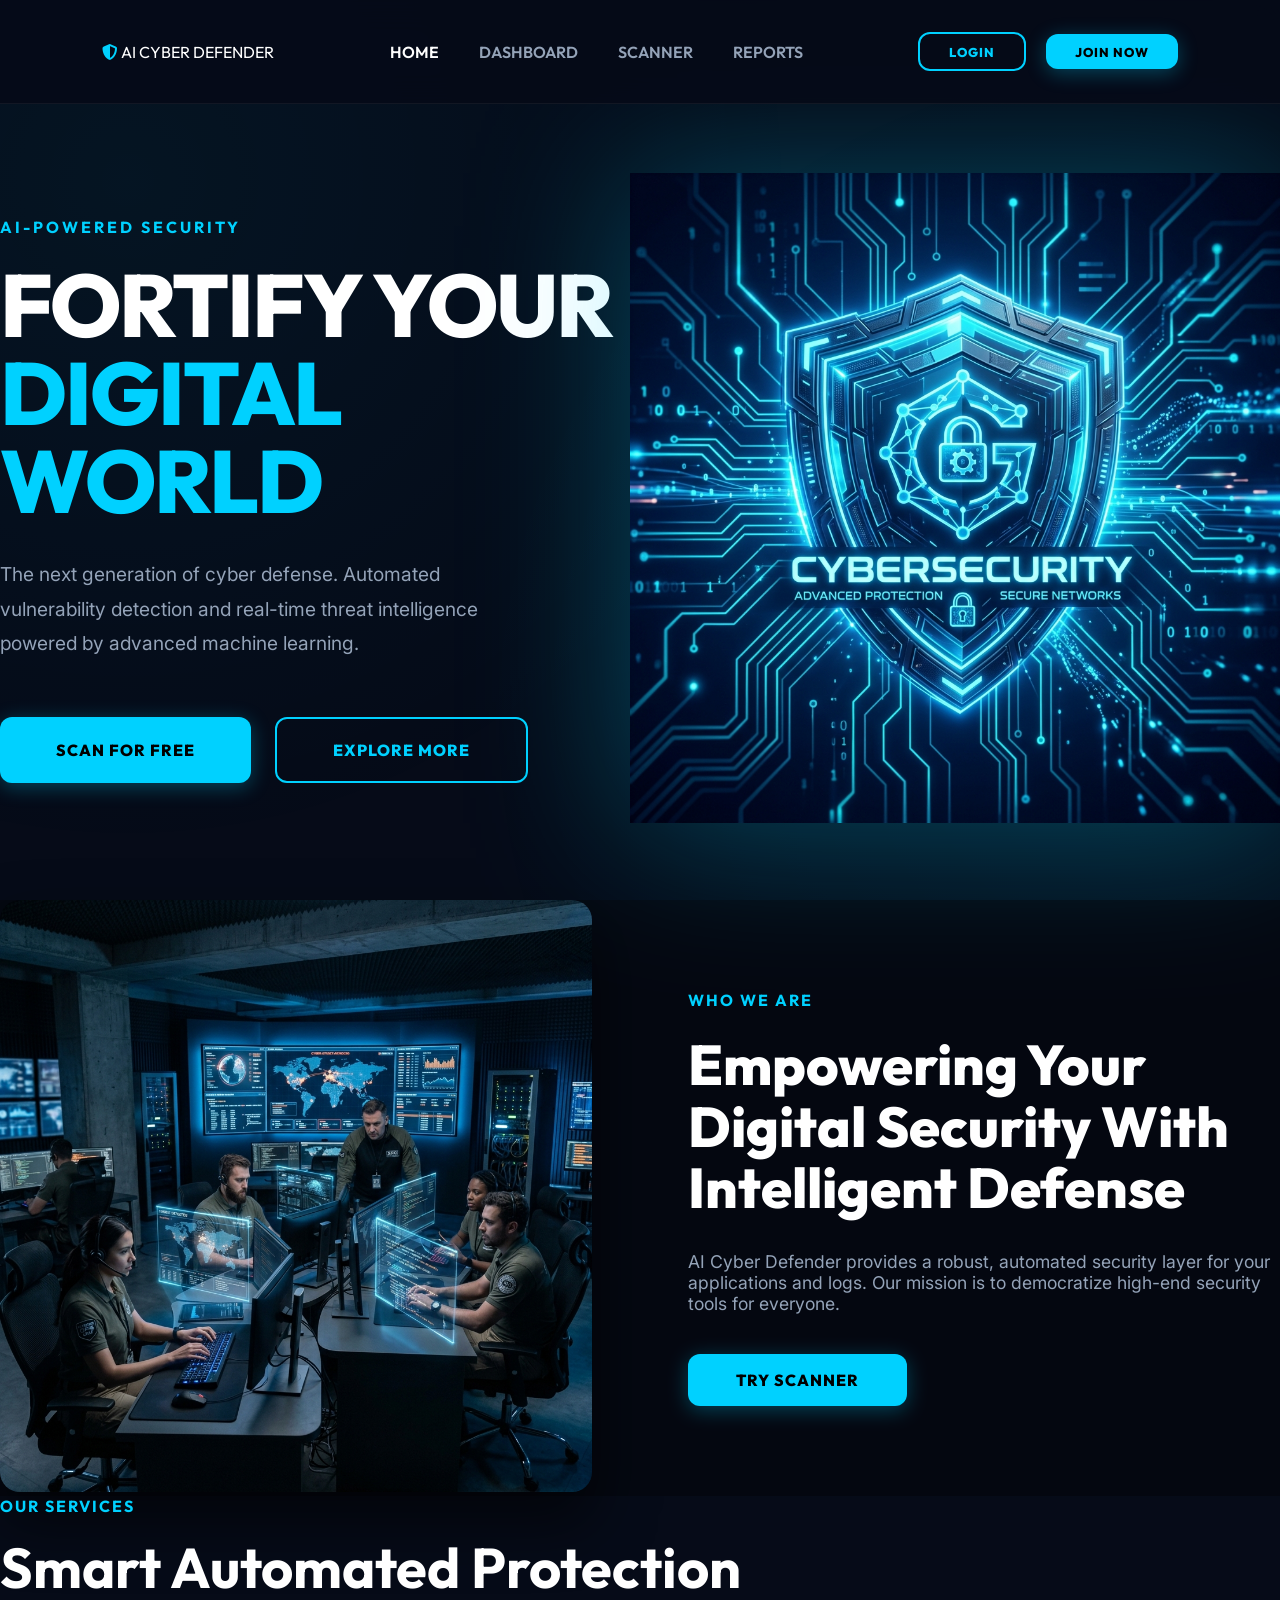
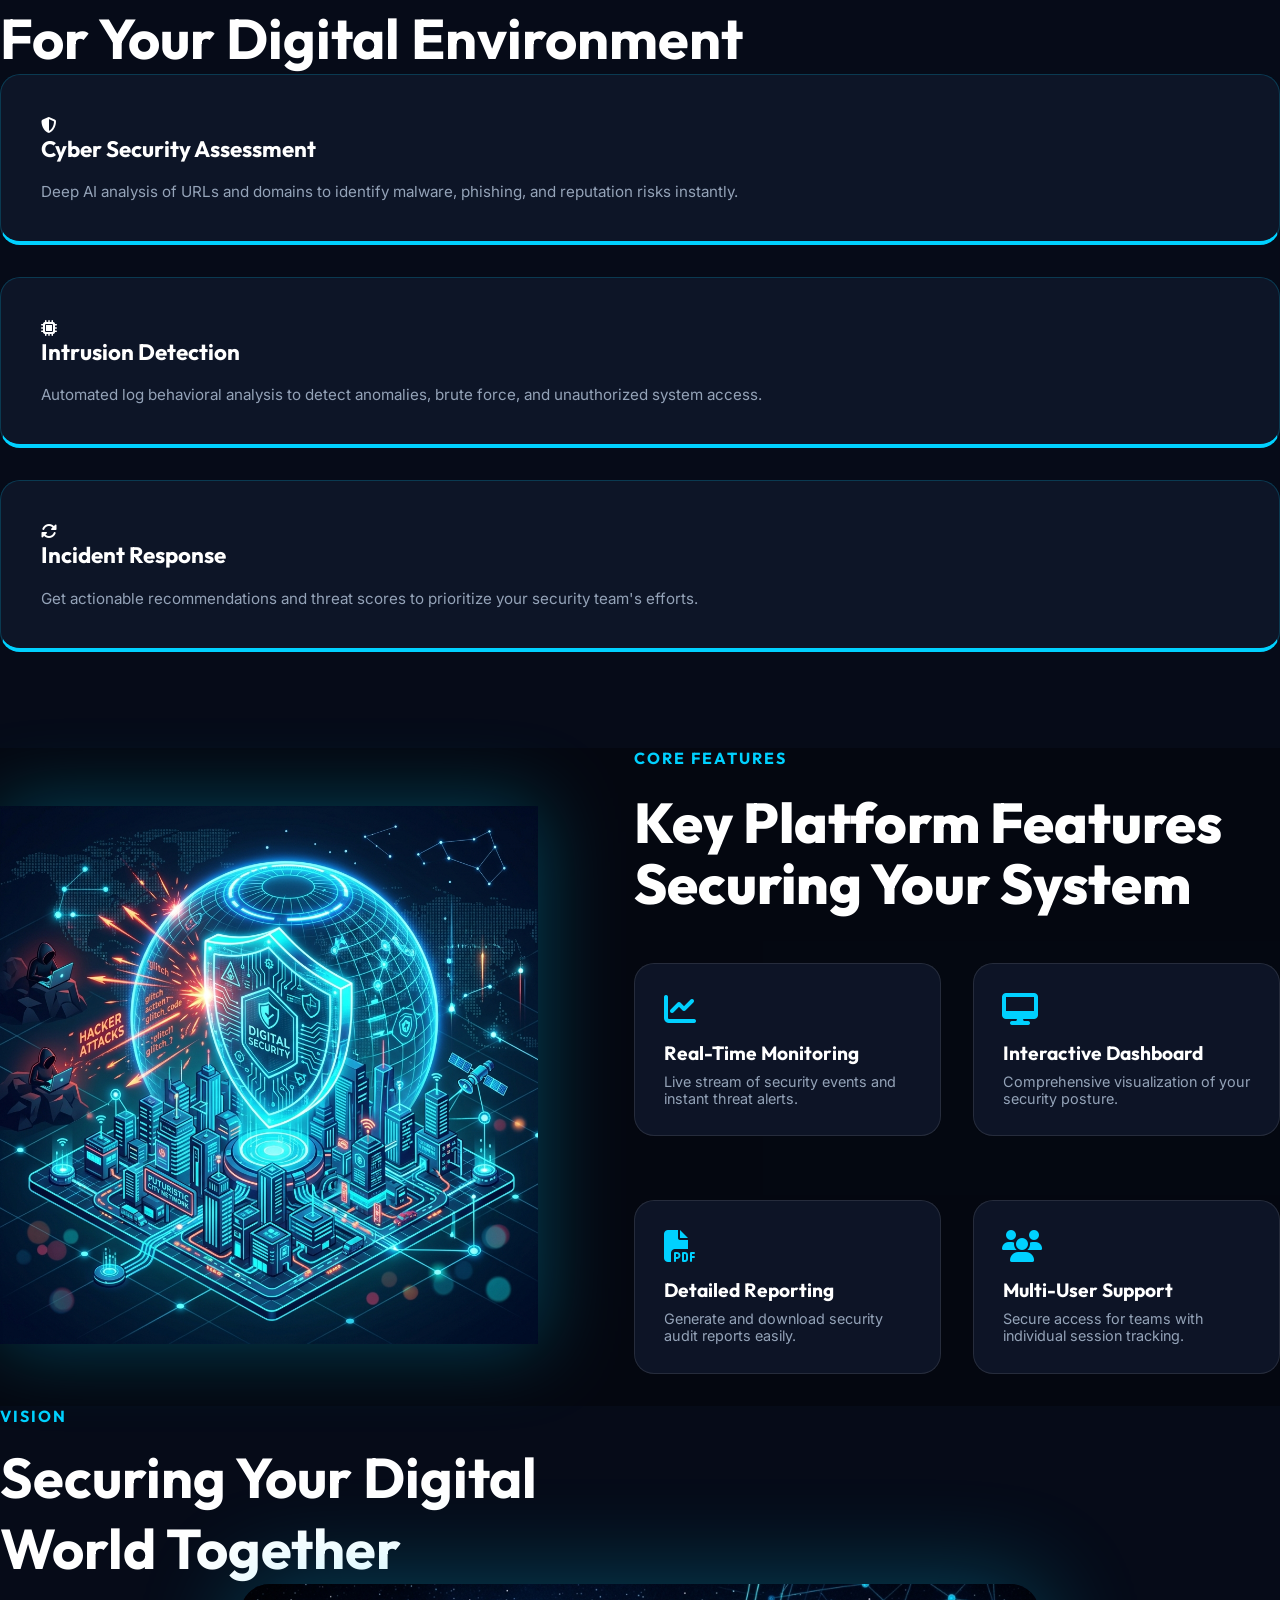
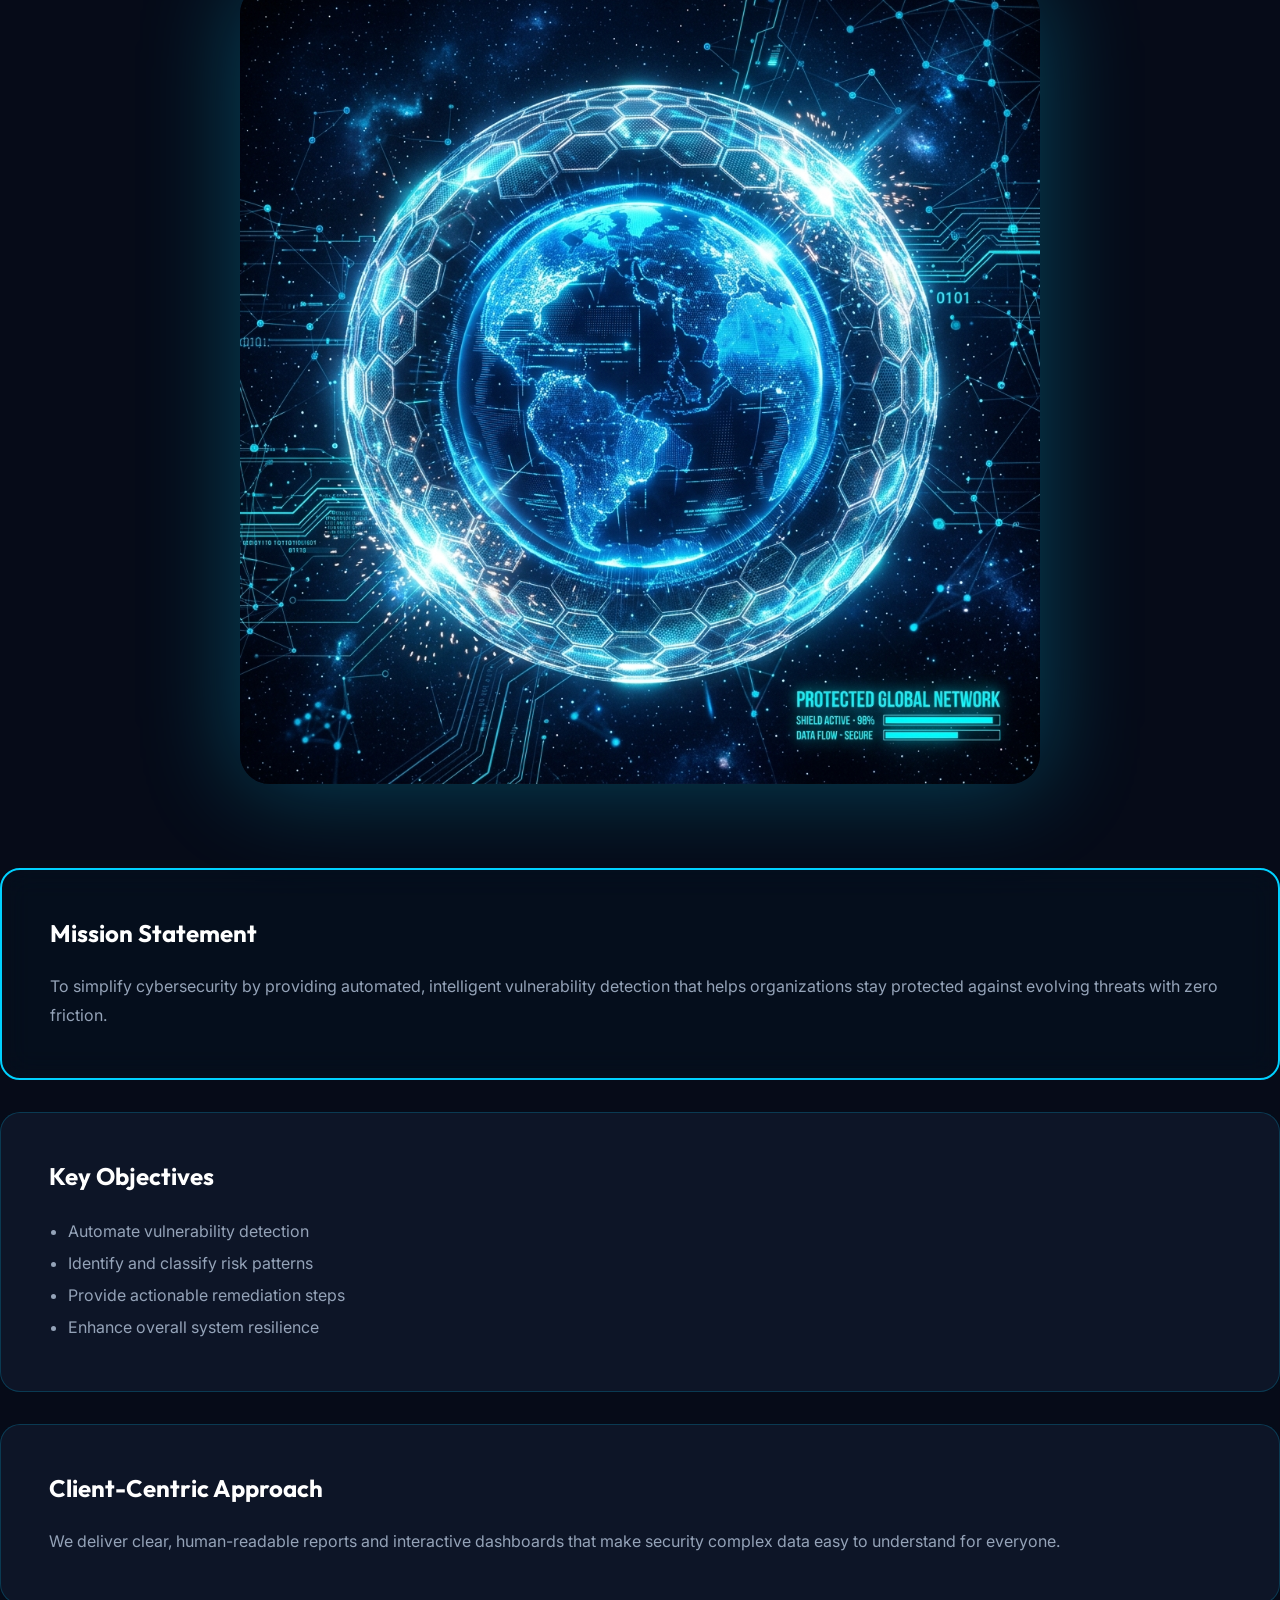
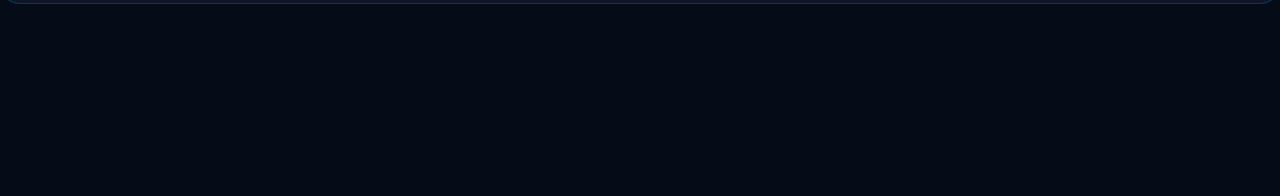
<file: ai_cyber_defender/frontend/index.html>
<!DOCTYPE html>
<html lang="en">
<head>
    <meta charset="UTF-8">
    <meta name="viewport" content="width=device-width, initial-scale=1.0">
    <title>AI Cyber Defender - Advanced Protection</title>
    <link rel="stylesheet" href="style.css">
    <link rel="stylesheet" href="https://cdnjs.cloudflare.com/ajax/libs/font-awesome/6.4.0/css/all.min.css">
</head>
<body>
    <div class="wave-bg"></div>

    <nav style="display: flex; justify-content: space-between; align-items: center; padding: 2rem 8%; position: fixed; width: 100%; z-index: 1000; background: rgba(6, 11, 24, 0.9); backdrop-filter: blur(15px); border-bottom: 1px solid rgba(255,255,255,0.05);">
        <div class="logo" style="padding: 0;">
            <i class="fa-solid fa-shield-halved" style="color: var(--accent);"></i>
            AI CYBER DEFENDER
        </div>
        <ul class="nav-links" style="display: flex; gap: 2.5rem; list-style: none;">
            <li><a href="index.html" class="active" style="color: white; text-decoration: none; font-weight: 600; font-family: 'Outfit';">HOME</a></li>
            <li><a href="dashboard.html" style="color: var(--text-secondary); text-decoration: none; font-weight: 600; font-family: 'Outfit';">DASHBOARD</a></li>
            <li><a href="scan.html" style="color: var(--text-secondary); text-decoration: none; font-weight: 600; font-family: 'Outfit';">SCANNER</a></li>
            <li><a href="reports.html" style="color: var(--text-secondary); text-decoration: none; font-weight: 600; font-family: 'Outfit';">REPORTS</a></li>
        </ul>
        <div class="nav-actions" id="navActions">
            <a href="login.html" class="btn btn-outline" style="padding: 0.6rem 1.8rem; margin-right: 1rem; font-size: 0.8rem;">LOGIN</a>
            <a href="register.html" class="btn btn-primary" style="padding: 0.6rem 1.8rem; font-size: 0.8rem;">JOIN NOW</a>
        </div>
    </nav>

    <!-- Hero Section -->
    <section id="home" class="hero" style="min-height: 100vh; display: flex; align-items: center; padding-top: 100px;">
        <div class="hero-content" style="flex: 1;">
            <div style="color: var(--accent); font-weight: 700; letter-spacing: 3px; margin-bottom: 1.5rem; font-family: 'Outfit';">AI-POWERED SECURITY</div>
            <h1 style="font-size: 5.5rem; line-height: 1; font-weight: 800; margin-bottom: 2rem; letter-spacing: -2px;">FORTIFY YOUR <br><span style="color: var(--accent);">DIGITAL WORLD</span></h1>
            <p style="font-size: 1.2rem; color: var(--text-secondary); max-width: 550px; margin-bottom: 3.5rem; line-height: 1.8;">The next generation of cyber defense. Automated vulnerability detection and real-time threat intelligence powered by advanced machine learning.</p>
            <div style="display: flex; gap: 1.5rem;">
                <a href="scan.html" class="btn btn-primary" style="padding: 1.3rem 3.5rem;">SCAN FOR FREE</a>
                <a href="#about" class="btn btn-outline" style="padding: 1.3rem 3.5rem;">EXPLORE MORE</a>
            </div>
        </div>
        <div class="hero-image" style="flex: 1; text-align: right;">
            <img src="assets/hero.png" alt="Cyber Shield" style="max-width: 650px; filter: drop-shadow(0 0 80px var(--accent-glow));">
        </div>
    </section>

    <!-- About Section -->
    <section id="about" style="display: flex; align-items: center; gap: 6rem; background: rgba(0,0,0,0.3);">
        <div style="flex: 1;">
            <img src="assets/about.png" alt="About AI Cyber" style="width: 100%; border-radius: 20px; box-shadow: 0 30px 60px rgba(0,0,0,0.6);">
        </div>
        <div style="flex: 1;">
            <div style="color: var(--accent); font-weight: 700; margin-bottom: 1.5rem; font-family: 'Outfit'; text-transform: uppercase; letter-spacing: 2px;">WHO WE ARE</div>
            <h2 style="font-size: 3.5rem; font-weight: 800; line-height: 1.1; margin-bottom: 2rem;">Empowering Your Digital Security With Intelligent Defense</h2>
            <p style="color: var(--text-secondary); margin-bottom: 2.5rem; font-size: 1.1rem;">AI Cyber Defender provides a robust, automated security layer for your applications and logs. Our mission is to democratize high-end security tools for everyone.</p>
            <a href="scan.html" class="btn btn-primary" style="padding: 1rem 3rem;">TRY SCANNER</a>
        </div>
    </section>

    <!-- Service Section -->
    <section id="service" style="padding-bottom: 4rem;">
        <div class="section-title">
            <div style="color: var(--accent); font-weight: 700; margin-bottom: 1rem; font-family: 'Outfit'; text-transform: uppercase; letter-spacing: 2px;">OUR SERVICES</div>
            <h2 style="font-size: 3.5rem;">Smart Automated Protection <br>For Your Digital Environment</h2>
        </div>
        <div class="features-grid">
            <div class="glass-card feature-box" style="border-bottom: 4px solid var(--accent);">
                <div class="feature-icon"><i class="fa-solid fa-shield-halved"></i></div>
                <h3 style="margin-bottom: 1.2rem; font-size: 1.4rem;">Cyber Security Assessment</h3>
                <p style="color: var(--text-secondary); font-size: 0.95rem;">Deep AI analysis of URLs and domains to identify malware, phishing, and reputation risks instantly.</p>
            </div>
            <div class="glass-card feature-box" style="border-bottom: 4px solid var(--accent);">
                <div class="feature-icon"><i class="fa-solid fa-microchip"></i></div>
                <h3 style="margin-bottom: 1.2rem; font-size: 1.4rem;">Intrusion Detection</h3>
                <p style="color: var(--text-secondary); font-size: 0.95rem;">Automated log behavioral analysis to detect anomalies, brute force, and unauthorized system access.</p>
            </div>
            <div class="glass-card feature-box" style="border-bottom: 4px solid var(--accent);">
                <div class="feature-icon"><i class="fa-solid fa-rotate"></i></div>
                <h3 style="margin-bottom: 1.2rem; font-size: 1.4rem;">Incident Response</h3>
                <p style="color: var(--text-secondary); font-size: 0.95rem;">Get actionable recommendations and threat scores to prioritize your security team's efforts.</p>
            </div>
        </div>
    </section>

    <!-- Features Section -->
    <section id="features" style="display: flex; gap: 6rem; background: rgba(0,0,0,0.3); align-items: center;">
        <div style="flex: 1;">
            <img src="assets/features.png" alt="Features Illustration" style="width: 100%; filter: drop-shadow(0 0 40px var(--accent-glow));">
        </div>
        <div style="flex: 1.2;">
            <div style="color: var(--accent); font-weight: 700; margin-bottom: 1.5rem; font-family: 'Outfit'; text-transform: uppercase; letter-spacing: 2px;">CORE FEATURES</div>
            <h2 style="font-size: 3.5rem; font-weight: 800; margin-bottom: 3rem; line-height: 1.1;">Key Platform Features Securing Your System</h2>
            <div style="display: grid; grid-template-columns: 1fr 1fr; gap: 2rem;">
                <div class="glass-card" style="padding: 1.8rem; border: 1px solid rgba(255,255,255,0.1);">
                    <i class="fa-solid fa-chart-line" style="color: var(--accent); font-size: 2rem; margin-bottom: 1rem;"></i>
                    <h4 style="margin-bottom: 8px; font-size: 1.2rem;">Real-Time Monitoring</h4>
                    <p style="font-size: 0.9rem; color: var(--text-secondary);">Live stream of security events and instant threat alerts.</p>
                </div>
                <div class="glass-card" style="padding: 1.8rem; border: 1px solid rgba(255,255,255,0.1);">
                    <i class="fa-solid fa-desktop" style="color: var(--accent); font-size: 2rem; margin-bottom: 1rem;"></i>
                    <h4 style="margin-bottom: 8px; font-size: 1.2rem;">Interactive Dashboard</h4>
                    <p style="font-size: 0.9rem; color: var(--text-secondary);">Comprehensive visualization of your security posture.</p>
                </div>
                <div class="glass-card" style="padding: 1.8rem; border: 1px solid rgba(255,255,255,0.1);">
                    <i class="fa-solid fa-file-pdf" style="color: var(--accent); font-size: 2rem; margin-bottom: 1rem;"></i>
                    <h4 style="margin-bottom: 8px; font-size: 1.2rem;">Detailed Reporting</h4>
                    <p style="font-size: 0.9rem; color: var(--text-secondary);">Generate and download security audit reports easily.</p>
                </div>
                <div class="glass-card" style="padding: 1.8rem; border: 1px solid rgba(255,255,255,0.1);">
                    <i class="fa-solid fa-users" style="color: var(--accent); font-size: 2rem; margin-bottom: 1rem;"></i>
                    <h4 style="margin-bottom: 8px; font-size: 1.2rem;">Multi-User Support</h4>
                    <p style="font-size: 0.9rem; color: var(--text-secondary);">Secure access for teams with individual session tracking.</p>
                </div>
            </div>
        </div>
    </section>

    <!-- Goals Section -->
    <section style="padding-bottom: 10rem;">
        <div class="section-title">
            <div style="color: var(--accent); font-weight: 700; margin-bottom: 1rem; font-family: 'Outfit'; text-transform: uppercase; letter-spacing: 2px;">VISION</div>
            <h2 style="font-size: 3.5rem;">Securing Your Digital <br>World Together</h2>
        </div>
        
        <div style="text-align: center; margin-bottom: 5rem;">
            <img src="assets/vision.png" alt="Secure World" style="max-width: 800px; border-radius: 30px; box-shadow: 0 0 100px var(--accent-glow);">
        </div>

        <div class="features-grid">
            <div class="glass-card" style="padding: 3rem; border: 2px solid var(--accent); background: rgba(0, 209, 255, 0.02);">
                <h3 style="margin-bottom: 1.5rem; font-size: 1.5rem;">Mission Statement</h3>
                <p style="color: var(--text-secondary); font-size: 1rem; line-height: 1.8;">To simplify cybersecurity by providing automated, intelligent vulnerability detection that helps organizations stay protected against evolving threats with zero friction.</p>
            </div>
            <div class="glass-card" style="padding: 3rem;">
                <h3 style="margin-bottom: 1.5rem; font-size: 1.5rem;">Key Objectives</h3>
                <ul style="color: var(--text-secondary); font-size: 1rem; padding-left: 1.2rem; line-height: 2;">
                    <li>Automate vulnerability detection</li>
                    <li>Identify and classify risk patterns</li>
                    <li>Provide actionable remediation steps</li>
                    <li>Enhance overall system resilience</li>
                </ul>
            </div>
            <div class="glass-card" style="padding: 3rem;">
                <h3 style="margin-bottom: 1.5rem; font-size: 1.5rem;">Client-Centric Approach</h3>
                <p style="color: var(--text-secondary); font-size: 1rem; line-height: 1.8;">We deliver clear, human-readable reports and interactive dashboards that make security complex data easy to understand for everyone.</p>
            </div>
        </div>
    </section>

    <script src="script.js"></script>
</body>
</html>
</file>
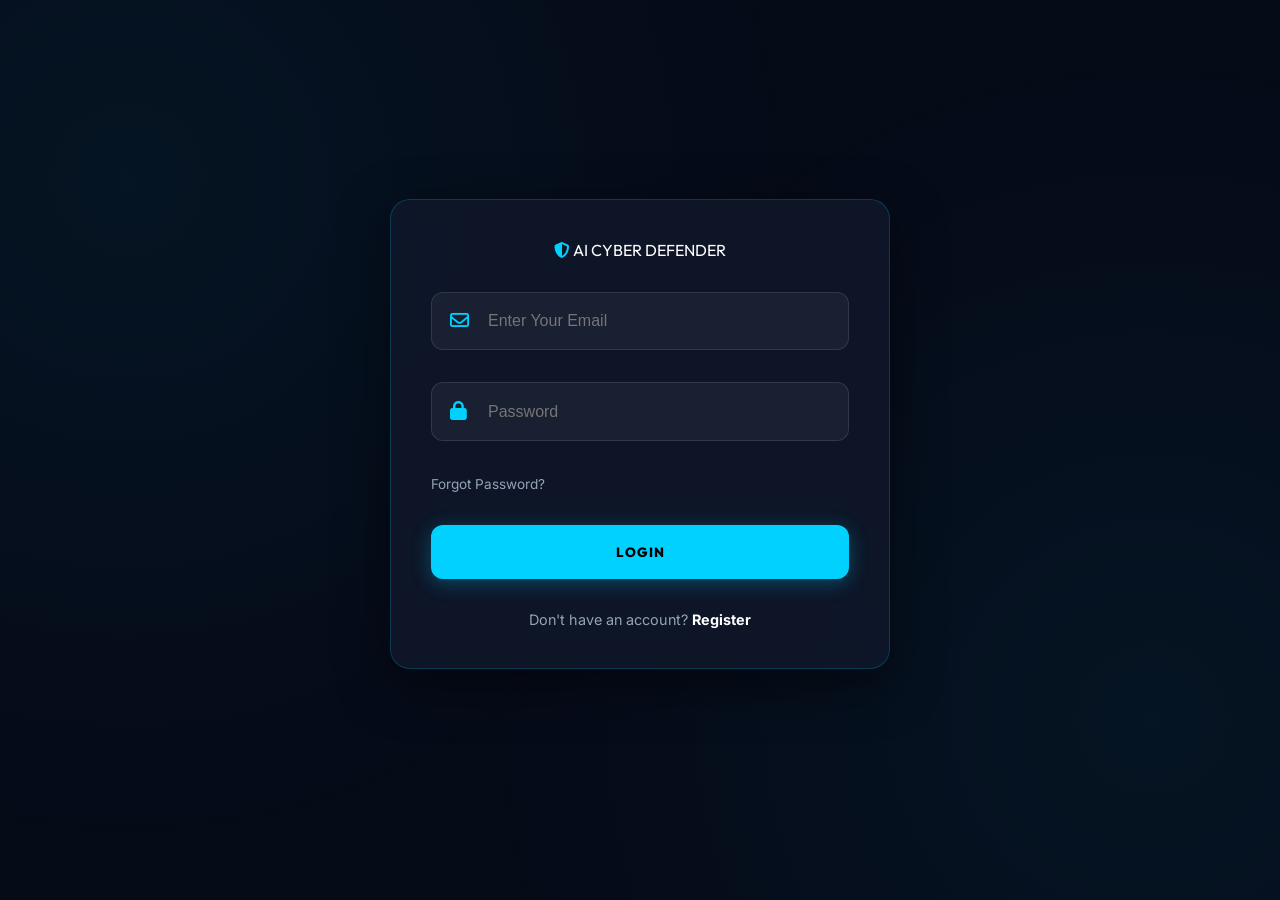
<file: ai_cyber_defender/frontend/login.html>
<!DOCTYPE html>
<html lang="en">
<head>
    <meta charset="UTF-8">
    <meta name="viewport" content="width=device-width, initial-scale=1.0">
    <title>Login - AI Cyber Defender</title>
    <link rel="stylesheet" href="style.css">
    <link rel="stylesheet" href="https://cdnjs.cloudflare.com/ajax/libs/font-awesome/6.4.0/css/all.min.css">
</head>
<body class="auth-container">
    <div class="wave-bg"></div>

    <div class="glass-card auth-card">
        <div class="logo" style="justify-content: center; margin-bottom: 2rem;">
            <i class="fa-solid fa-shield-halved" style="color: var(--accent);"></i>
            AI CYBER DEFENDER
        </div>
        
        <form id="loginForm">
            <div class="auth-input-group">
                <i class="fa-regular fa-envelope"></i>
                <input type="email" id="loginEmail" class="auth-input" placeholder="Enter Your Email" required>
            </div>
            <div class="auth-input-group">
                <i class="fa-solid fa-lock"></i>
                <input type="password" id="loginPassword" class="auth-input" placeholder="Password" required>
            </div>
            
            <div style="text-align: left; margin-bottom: 2rem;">
                <a href="#" style="color: var(--text-secondary); text-decoration: none; font-size: 0.85rem;">Forgot Password?</a>
            </div>
            
            <button type="submit" class="btn btn-primary" style="width: 100%; padding: 1.2rem;">LOGIN</button>
        </form>



        <p style="margin-top: 2rem; color: var(--text-secondary); font-size: 0.9rem;">
            Don't have an account? <a href="register.html" style="color: white; text-decoration: none; font-weight: 700;">Register</a>
        </p>
    </div>

    <script src="script.js"></script>
</body>
</html>
</file>
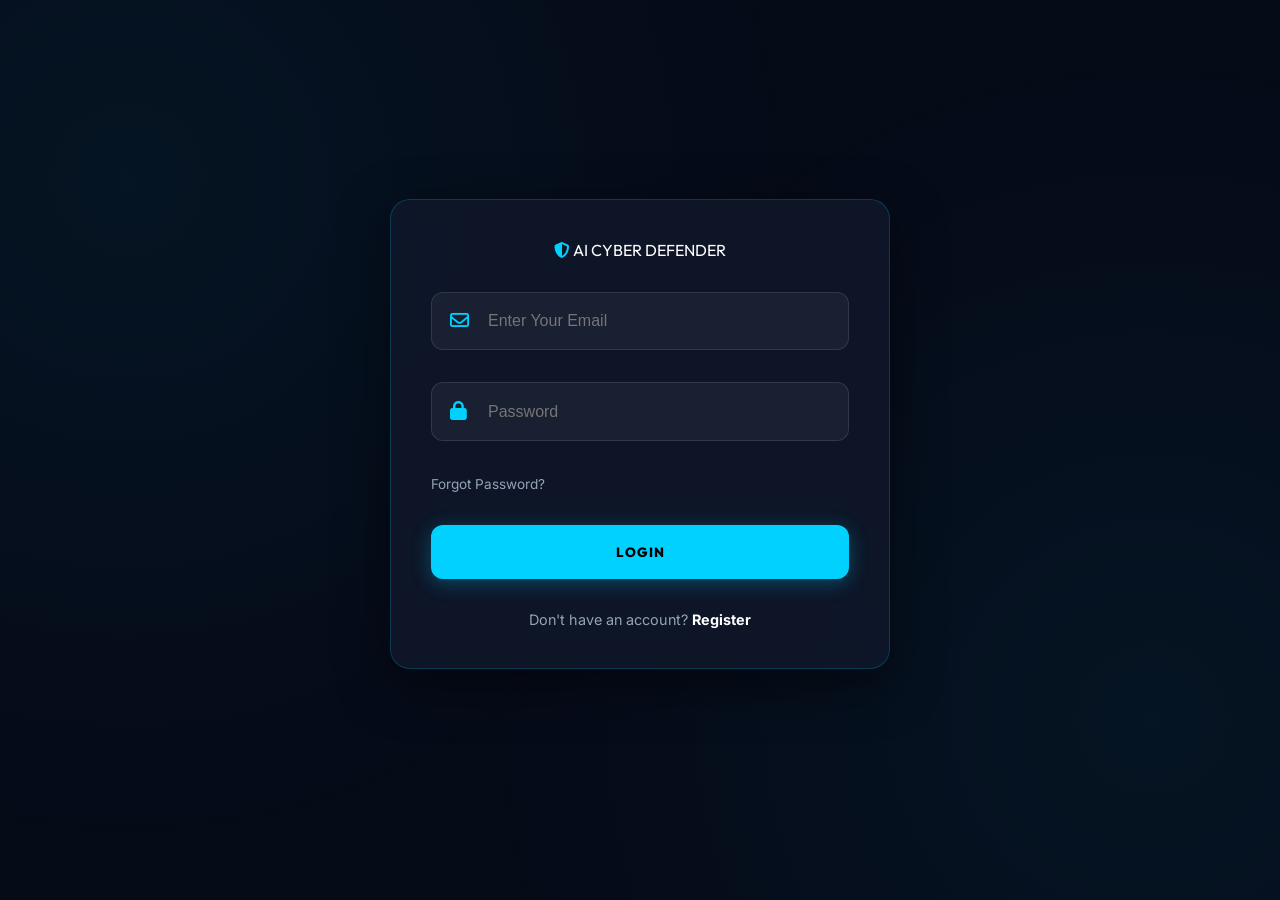
<file: ai_cyber_defender/frontend/profile.html>
<!DOCTYPE html>
<html lang="en">
<head>
    <meta charset="UTF-8">
    <meta name="viewport" content="width=device-width, initial-scale=1.0">
    <title>Profile - AI Cyber Defender</title>
    <link rel="stylesheet" href="style.css">
    <link rel="stylesheet" href="https://cdnjs.cloudflare.com/ajax/libs/font-awesome/6.4.0/css/all.min.css">
</head>
<body>
    <div class="dashboard-container">
        <!-- Sidebar -->
        <aside class="sidebar">
            <div class="logo">
                <i class="fa-solid fa-shield-halved" style="color: var(--accent);"></i>
                AI CYBER DEFENDER
            </div>
            
            <a href="index.html" class="menu-item"><i class="fa-solid fa-house"></i> Home</a>
            <a href="dashboard.html" class="menu-item"><i class="fa-solid fa-chart-pie"></i> Dashboard</a>
            <a href="scan.html" class="menu-item"><i class="fa-solid fa-expand"></i> AI Scanner</a>
            <a href="reports.html" class="menu-item"><i class="fa-solid fa-chart-bar"></i> Security Reports</a>
            <a href="profile.html" class="menu-item active"><i class="fa-regular fa-user"></i> User Profile</a>
            
            <div style="margin-top: auto; padding: 2rem;">
                <button class="btn btn-outline" style="width: 100%;" onclick="logout()">LOGOUT</button>
            </div>
        </aside>

        <main class="main-content">
            <header style="margin-bottom: 3rem;">
                <h1 style="font-size: 2.2rem; font-weight: 800;">USER PROFILE</h1>
                <p style="color: var(--text-secondary);">Manage your security account and preferences.</p>
            </header>

            <div style="max-width: 800px;">
                <div class="glass-card" style="text-align: center;">
                    <div style="width: 120px; height: 120px; background: var(--accent); border-radius: 50%; margin: 0 auto 1.5rem; display: flex; align-items: center; justify-content: center; font-size: 3rem; color: #000; font-weight: 800;">
                        <span id="profileInitial">A</span>
                    </div>
                    <h2 id="profileName" style="margin-bottom: 0.5rem;">Admin</h2>
                    <p id="profileEmail" style="color: var(--text-secondary); margin-bottom: 2rem;">admin@example.com</p>
                    
                    <div style="display: grid; grid-template-columns: 1fr 1fr; gap: 1.5rem; text-align: left;">
                        <div style="background: rgba(255,255,255,0.03); padding: 1.5rem; border-radius: 12px; border: 1px solid rgba(255,255,255,0.05);">
                            <div style="color: var(--text-secondary); font-size: 0.8rem; margin-bottom: 5px;">ACCOUNT TYPE</div>
                            <div style="font-weight: 700; color: var(--accent);">PREMIUM DEFENDER</div>
                        </div>
                        <div style="background: rgba(255,255,255,0.03); padding: 1.5rem; border-radius: 12px; border: 1px solid rgba(255,255,255,0.05);">
                            <div style="color: var(--text-secondary); font-size: 0.8rem; margin-bottom: 5px;">MEMBER SINCE</div>
                            <div style="font-weight: 700;">MAY 2026</div>
                        </div>
                    </div>
                </div>

                <div class="glass-card">
                    <h3 style="margin-bottom: 1.5rem;">Security Settings</h3>
                    <div style="display: flex; justify-content: space-between; align-items: center; padding: 1.2rem 0; border-bottom: 1px solid rgba(255,255,255,0.05);">
                        <div>
                            <div style="font-weight: 700;">Two-Factor Authentication</div>
                            <div style="color: var(--text-secondary); font-size: 0.85rem;">Secure your account with 2FA</div>
                        </div>
                        <button class="btn btn-outline" style="padding: 0.5rem 1rem; font-size: 0.7rem;">ENABLE</button>
                    </div>
                    <div style="display: flex; justify-content: space-between; align-items: center; padding: 1.2rem 0;">
                        <div>
                            <div style="font-weight: 700;">Active Sessions</div>
                            <div style="color: var(--text-secondary); font-size: 0.85rem;">Manage your logged-in devices</div>
                        </div>
                        <button class="btn btn-outline" style="padding: 0.5rem 1rem; font-size: 0.7rem;">VIEW ALL</button>
                    </div>
                </div>
            </div>
        </main>
    </div>

    <script src="script.js"></script>
    <script>
        document.addEventListener('DOMContentLoaded', () => {
            if (userSession) {
                document.getElementById('profileInitial').innerText = userSession.username[0].toUpperCase();
                document.getElementById('profileName').innerText = userSession.username;
                document.getElementById('profileEmail').innerText = userSession.email;
            }
        });
    </script>
</body>
</html>
</file>
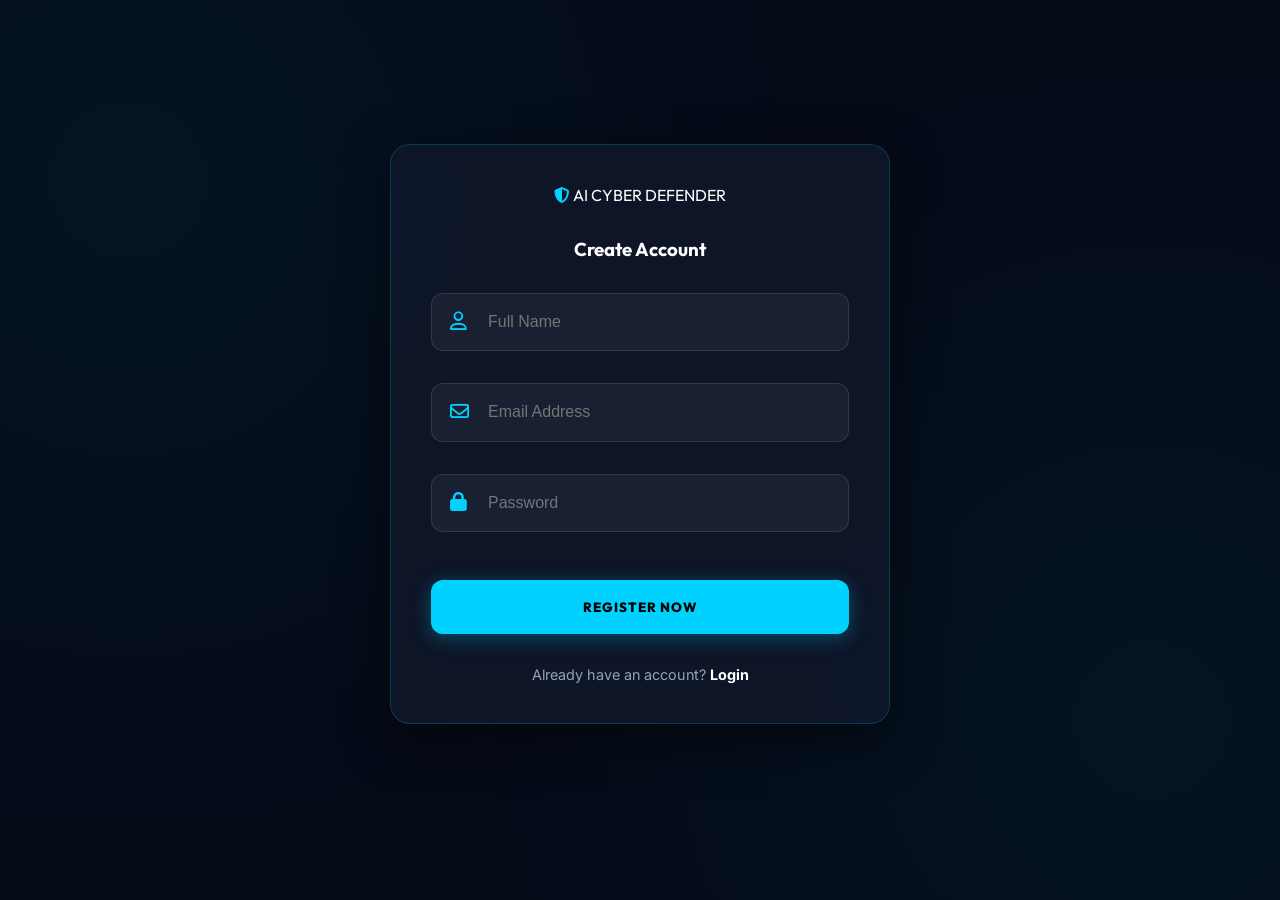
<file: ai_cyber_defender/frontend/register.html>
<!DOCTYPE html>
<html lang="en">
<head>
    <meta charset="UTF-8">
    <meta name="viewport" content="width=device-width, initial-scale=1.0">
    <title>Register - AI Cyber Defender</title>
    <link rel="stylesheet" href="style.css">
    <link rel="stylesheet" href="https://cdnjs.cloudflare.com/ajax/libs/font-awesome/6.4.0/css/all.min.css">
</head>
<body class="auth-container">
    <div class="wave-bg"></div>

    <div class="glass-card auth-card">
        <div class="logo" style="justify-content: center; margin-bottom: 2rem;">
            <i class="fa-solid fa-shield-halved" style="color: var(--accent);"></i>
            AI CYBER DEFENDER
        </div>
        
        <h3 style="margin-bottom: 2rem; font-family: 'Outfit';">Create Account</h3>
        
        <form id="registerForm">
            <div class="auth-input-group">
                <i class="fa-regular fa-user"></i>
                <input type="text" id="regUsername" class="auth-input" placeholder="Full Name" required>
            </div>
            <div class="auth-input-group">
                <i class="fa-regular fa-envelope"></i>
                <input type="email" id="regEmail" class="auth-input" placeholder="Email Address" required>
            </div>
            <div class="auth-input-group">
                <i class="fa-solid fa-lock"></i>
                <input type="password" id="regPassword" class="auth-input" placeholder="Password" required>
            </div>
            
            <button type="submit" class="btn btn-primary" style="width: 100%; padding: 1.2rem; margin-top: 1rem;">REGISTER NOW</button>
        </form>



        <p style="margin-top: 2rem; color: var(--text-secondary); font-size: 0.9rem;">
            Already have an account? <a href="login.html" style="color: white; text-decoration: none; font-weight: 700;">Login</a>
        </p>
    </div>

    <script src="script.js"></script>
    <script>
        document.getElementById('registerForm').addEventListener('submit', async (e) => {
            e.preventDefault();
            const username = document.getElementById('regUsername').value;
            const email = document.getElementById('regEmail').value;
            const password = document.getElementById('regPassword').value;
            
            const res = await fetch('../api/register.php', {
                method: 'POST',
                headers: { 'Content-Type': 'application/json' },
                body: JSON.stringify({ username, email, password })
            });
            const data = await res.json();
            if (res.ok) {
                alert('Registration successful! Please login.');
                window.location.href = 'login.html';
            } else {
                alert(data.message);
            }
        });
    </script>
</body>
</html>
</file>
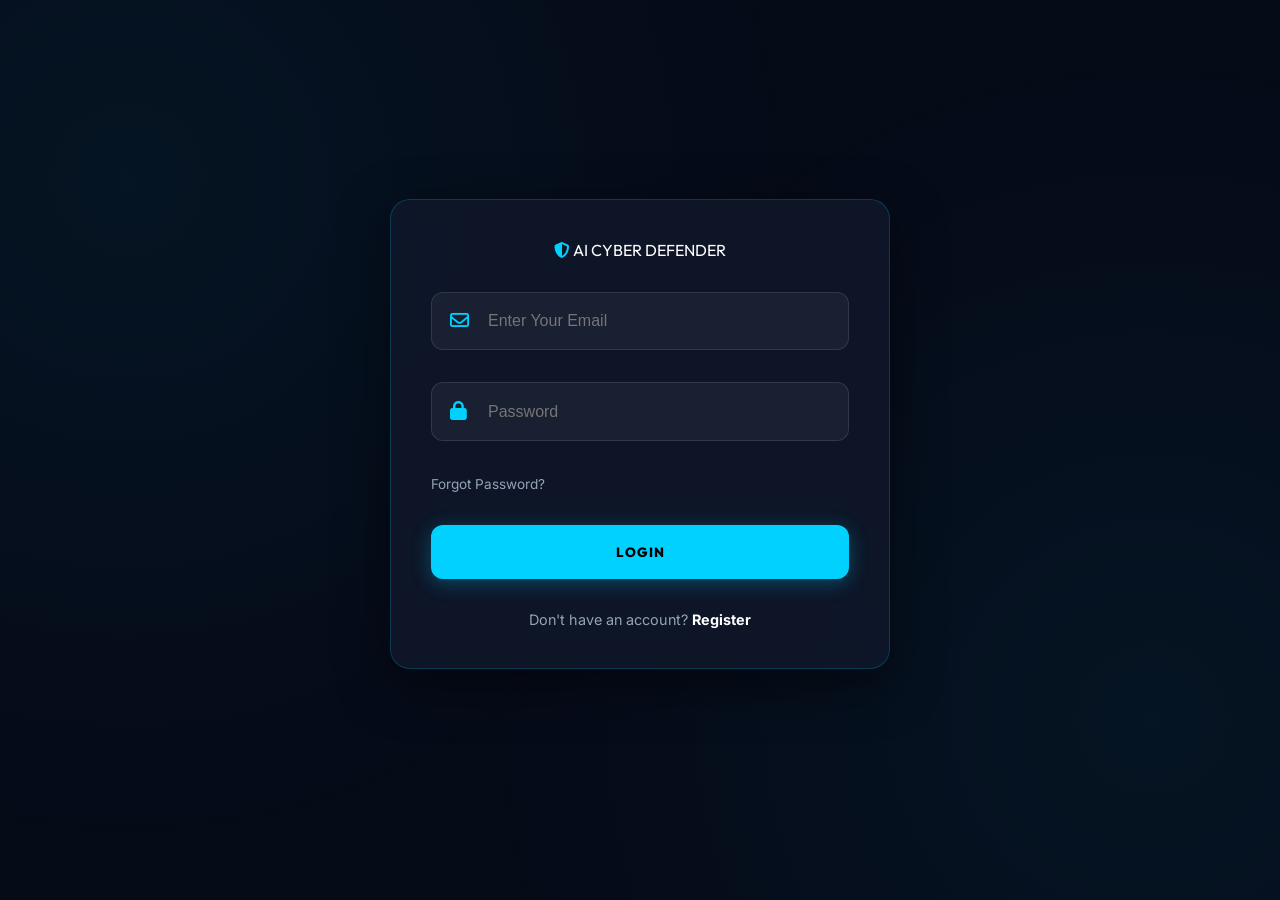
<file: ai_cyber_defender/frontend/reports.html>
<!DOCTYPE html>
<html lang="en">
<head>
    <meta charset="UTF-8">
    <meta name="viewport" content="width=device-width, initial-scale=1.0">
    <title>Reports - AI Cyber Defender</title>
    <link rel="stylesheet" href="style.css">
    <link rel="stylesheet" href="https://cdnjs.cloudflare.com/ajax/libs/font-awesome/6.4.0/css/all.min.css">
</head>
<body>
    <div class="dashboard-container">
        <!-- Sidebar -->
        <aside class="sidebar">
            <div class="logo">
                <i class="fa-solid fa-shield-halved" style="color: var(--accent);"></i>
                AI CYBER DEFENDER
            </div>
            
            <a href="index.html" class="menu-item"><i class="fa-solid fa-house"></i> Home</a>
            <a href="dashboard.html" class="menu-item"><i class="fa-solid fa-chart-pie"></i> Dashboard</a>
            <a href="scan.html" class="menu-item"><i class="fa-solid fa-expand"></i> AI Scanner</a>
            <a href="reports.html" class="menu-item active"><i class="fa-solid fa-chart-bar"></i> Security Reports</a>
            <a href="profile.html" class="menu-item"><i class="fa-regular fa-user"></i> User Profile</a>
            
            <div style="margin-top: auto; padding: 2rem;">
                <button class="btn btn-outline" style="width: 100%;" onclick="logout()">LOGOUT</button>
            </div>
        </aside>

        <main class="main-content">
            <header style="display: flex; justify-content: space-between; align-items: center; margin-bottom: 3rem;">
                <div>
                    <h1 style="font-size: 2.2rem; font-weight: 800;">SECURITY REPORTS</h1>
                    <p style="color: var(--text-secondary);">Historical analysis and threat trends summary.</p>
                </div>
                <div style="display: flex; gap: 0.8rem;">
                    <button class="btn btn-outline" style="padding: 0.6rem 1.2rem; font-size: 0.8rem;" onclick="loadReports('daily')">DAILY</button>
                    <button class="btn btn-outline" style="padding: 0.6rem 1.2rem; font-size: 0.8rem;" onclick="loadReports('weekly')">WEEKLY</button>
                    <button class="btn btn-outline" style="padding: 0.6rem 1.2rem; font-size: 0.8rem;" onclick="loadReports('monthly')">MONTHLY</button>
                </div>
            </header>

            <div class="glass-card">
                <h3 style="margin-bottom: 2.5rem; font-size: 1.1rem; text-transform: uppercase; letter-spacing: 1px;">Threat History</h3>
                <div style="overflow-x: auto;">
                    <table class="data-table">
                        <thead>
                            <tr>
                                <th>PERIOD</th>
                                <th>TOTAL SCANS</th>
                                <th>THREATS</th>
                                <th>SAFE</th>
                            </tr>
                        </thead>
                        <tbody id="trendTableBody">
                            <tr><td colspan="4" style="text-align: center;">Loading analysis reports...</td></tr>
                        </tbody>
                    </table>
                </div>
            </div>
        </main>
    </div>

    <script src="script.js"></script>
</body>
</html>
</file>
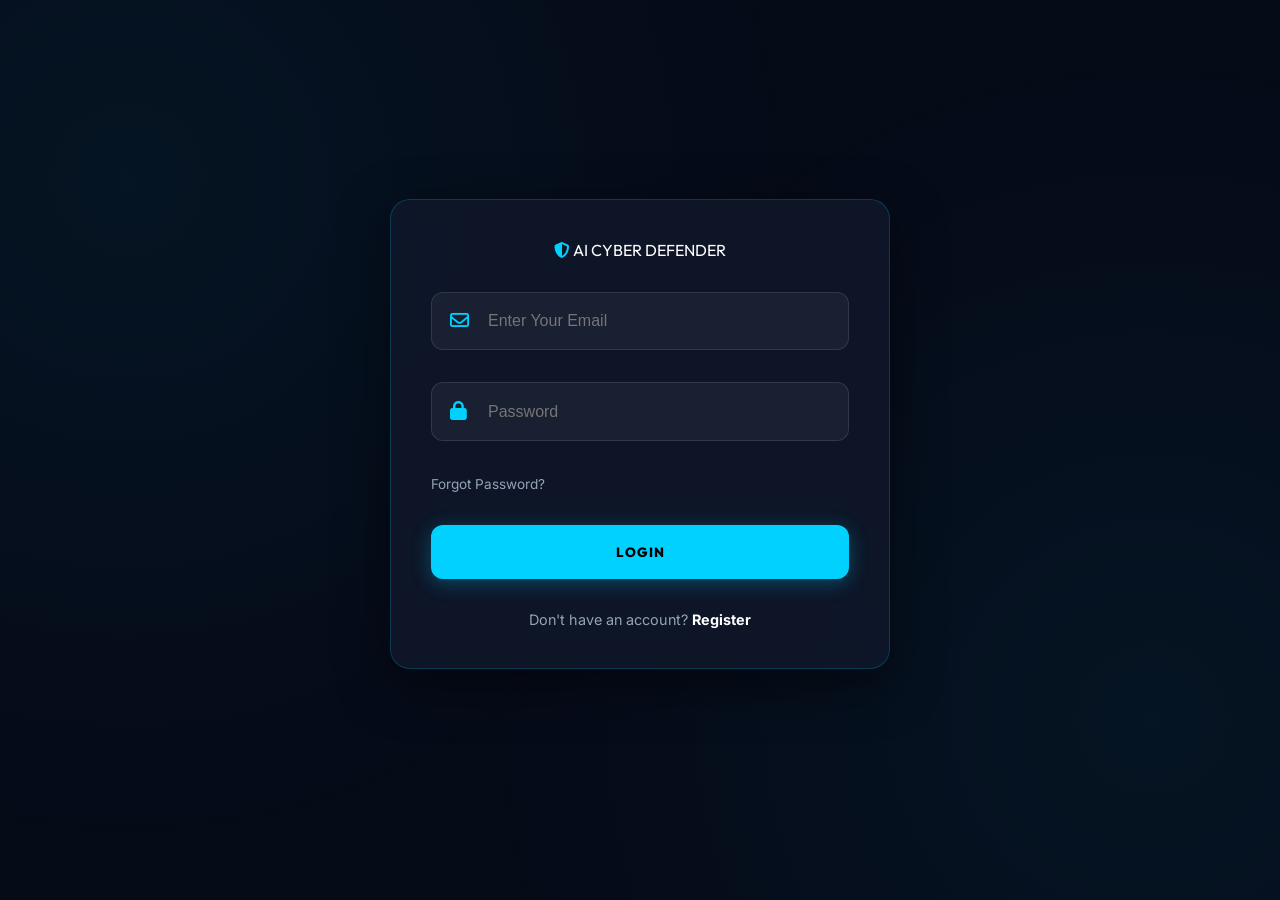
<file: ai_cyber_defender/frontend/scan.html>
<!DOCTYPE html>
<html lang="en">
<head>
    <meta charset="UTF-8">
    <meta name="viewport" content="width=device-width, initial-scale=1.0">
    <title>Scanner - AI Cyber Defender</title>
    <link rel="stylesheet" href="style.css">
    <link rel="stylesheet" href="https://cdnjs.cloudflare.com/ajax/libs/font-awesome/6.4.0/css/all.min.css">
</head>
<body>
    <div class="dashboard-container">
        <!-- Sidebar -->
        <aside class="sidebar">
            <div class="logo">
                <i class="fa-solid fa-shield-halved" style="color: var(--accent);"></i>
                AI CYBER DEFENDER
            </div>
            
            <a href="index.html" class="menu-item"><i class="fa-solid fa-house"></i> Home</a>
            <a href="dashboard.html" class="menu-item"><i class="fa-solid fa-chart-pie"></i> Dashboard</a>
            <a href="scan.html" class="menu-item active"><i class="fa-solid fa-expand"></i> AI Scanner</a>
            <a href="reports.html" class="menu-item"><i class="fa-solid fa-chart-bar"></i> Security Reports</a>
            <a href="profile.html" class="menu-item"><i class="fa-regular fa-user"></i> User Profile</a>
            
            <div style="margin-top: auto; padding: 2rem;">
                <button class="btn btn-outline" style="width: 100%;" onclick="logout()">LOGOUT</button>
            </div>
        </aside>

        <main class="main-content">
            <header style="margin-bottom: 3rem;">
                <h1 style="font-size: 2.2rem; font-weight: 800;">AI SECURITY SCANNER</h1>
                <p style="color: var(--text-secondary);">Analyze URLs or system logs for malicious patterns using AI.</p>
            </header>

            <div style="display: grid; grid-template-columns: 1fr 1fr; gap: 2rem; margin-bottom: 2rem;">
                <!-- URL Scan Card -->
                <div class="glass-card">
                    <h3 style="margin-bottom: 1.5rem;"><i class="fa-solid fa-link" style="color: var(--accent); margin-right: 10px;"></i> URL Scanner</h3>
                    <input type="text" id="urlInput" class="scan-input" placeholder="Enter URL (e.g., https://example.com)">
                    <button class="btn btn-primary" style="width: 100%;" onclick="performScan('url', this)">ANALYZE URL</button>
                </div>

                <!-- Log Scan Card -->
                <div class="glass-card">
                    <h3 style="margin-bottom: 1.5rem;"><i class="fa-solid fa-file-lines" style="color: var(--accent); margin-right: 10px;"></i> Log Analyzer</h3>
                    <textarea id="logInput" class="scan-input" style="height: 55px; resize: none;" placeholder="Paste system logs or event strings..."></textarea>
                    <button class="btn btn-primary" style="width: 100%;" onclick="performScan('log', this)">ANALYZE LOGS</button>
                </div>
            </div>

            <!-- Results Output -->
            <div id="scanResult" class="glass-card" style="display: none;">
                <div style="display: flex; justify-content: space-between; align-items: center; margin-bottom: 2rem;">
                    <h3>Analysis Results</h3>
                </div>
                <table class="data-table">
                    <thead>
                        <tr>
                            <th>TARGET</th>
                            <th>TYPE</th>
                            <th>PREDICTION</th>
                            <th>SCORE</th>
                            <th>ACTIONS</th>
                        </tr>
                    </thead>
                    <tbody id="resultTableBody"></tbody>
                </table>
            </div>

            <!-- Details Modal -->
            <div id="detailsModal" class="modal-overlay" style="display: none; position: fixed; top: 0; left: 0; width: 100%; height: 100%; background: rgba(0,0,0,0.85); z-index: 2000; align-items: center; justify-content: center; backdrop-filter: blur(10px);">
                <div class="glass-card" style="width: 90%; max-width: 800px; max-height: 90vh; overflow-y: auto; position: relative; padding: 3rem;">
                    <button onclick="closeModal()" style="position: absolute; top: 1.5rem; right: 1.5rem; background: transparent; border: none; color: white; font-size: 1.5rem; cursor: pointer;"><i class="fa-solid fa-xmark"></i></button>
                    <div id="modalContent"></div>
                </div>
            </div>
        </main>
    </div>

    <script src="script.js"></script>
</body>
</html>
</file>
<file: ai_cyber_defender/frontend/style.css>
@import url('https://fonts.googleapis.com/css2?family=Outfit:wght@300;400;500;600;700;800&family=Inter:wght@300;400;500;600;700&display=swap');

:root {
    --bg-deep: #060B18;
    --bg-card: rgba(15, 23, 42, 0.9);
    --bg-sidebar: #0B1121;
    --accent: #00D1FF;
    --accent-glow: rgba(0, 209, 255, 0.3);
    --text-primary: #FFFFFF;
    --text-secondary: #94A3B8;
    --border: rgba(0, 209, 255, 0.2);
    --danger: #FF4D4D;
    --success: #00E676;
}

* { margin: 0; padding: 0; box-sizing: border-box; }

body {
    background-color: var(--bg-deep);
    color: var(--text-primary);
    font-family: 'Inter', sans-serif;
    overflow-x: hidden;
}

h1, h2, h3, h4, .logo { font-family: 'Outfit', sans-serif; }

/* Global Waves Background */
.wave-bg {
    position: fixed;
    top: 0; left: 0; width: 100%; height: 100%;
    background: radial-gradient(circle at 10% 20%, rgba(0, 209, 255, 0.05) 0%, transparent 50%),
                radial-gradient(circle at 90% 80%, rgba(0, 209, 255, 0.05) 0%, transparent 50%);
    z-index: -1;
}

/* Auth Pages (Login/Register) */
.auth-container {
    min-height: 100vh;
    display: flex;
    justify-content: center;
    align-items: center;
    padding: 2rem;
}

.auth-card {
    width: 100%;
    max-width: 500px;
    background: var(--bg-card);
    backdrop-filter: blur(20px);
    border: 1px solid var(--border);
    border-radius: 24px;
    padding: 4rem 3rem;
    text-align: center;
    box-shadow: 0 15px 50px rgba(0,0,0,0.5);
}

.auth-input-group {
    margin-bottom: 2rem;
    position: relative;
    text-align: left;
}

.auth-input {
    width: 100%;
    padding: 1.2rem 1.2rem 1.2rem 3.5rem;
    background: rgba(255, 255, 255, 0.05);
    border: 1px solid rgba(255, 255, 255, 0.1);
    border-radius: 12px;
    color: white;
    font-size: 1rem;
    transition: 0.3s;
}

.auth-input:focus {
    border-color: var(--accent);
    background: rgba(255, 255, 255, 0.08);
    outline: none;
    box-shadow: 0 0 15px rgba(0, 209, 255, 0.2);
}

.auth-input-group i {
    position: absolute;
    left: 1.2rem;
    top: 50%;
    transform: translateY(-50%);
    color: var(--accent);
    font-size: 1.2rem;
}

.social-login {
    display: flex;
    justify-content: center;
    gap: 1.5rem;
    margin: 2.5rem 0;
}

.social-btn {
    width: 55px;
    height: 55px;
    border-radius: 50%;
    background: rgba(255, 255, 255, 0.05);
    display: flex;
    align-items: center;
    justify-content: center;
    font-size: 1.3rem;
    color: white;
    transition: 0.3s;
    cursor: pointer;
    border: 1px solid rgba(255, 255, 255, 0.1);
}

.social-btn:hover {
    background: var(--accent);
    color: #000;
    transform: translateY(-5px);
}

/* Dashboard Shell */
.dashboard-container { display: flex; min-height: 100vh; }
.sidebar {
    width: 260px;
    background: var(--bg-sidebar);
    border-right: 1px solid rgba(255,255,255,0.05);
    display: flex;
    flex-direction: column;
    position: fixed;
    height: 100vh;
    z-index: 1000;
}

.main-content { margin-left: 260px; flex: 1; padding: 3rem; }

.menu-item {
    display: flex;
    align-items: center;
    gap: 15px;
    padding: 1.2rem 2rem;
    color: var(--text-secondary);
    text-decoration: none;
    font-weight: 600;
    transition: 0.3s;
    border-left: 4px solid transparent;
}

.menu-item:hover, .menu-item.active {
    background: rgba(0, 209, 255, 0.05);
    color: var(--accent);
}

.menu-item.active { border-left-color: var(--accent); }

/* Components */
.glass-card {
    background: var(--bg-card);
    backdrop-filter: blur(15px);
    border: 1px solid var(--border);
    border-radius: 20px;
    padding: 2.5rem;
    margin-bottom: 2rem;
}

.stats-grid {
    display: grid;
    grid-template-columns: repeat(auto-fit, minmax(200px, 1fr));
    gap: 1.5rem;
    margin-bottom: 3rem;
}

.stat-card {
    background: var(--bg-card);
    border: 1px solid var(--border);
    border-radius: 16px;
    padding: 2rem;
}

.stat-label { color: var(--text-secondary); font-size: 0.8rem; text-transform: uppercase; letter-spacing: 1px; margin-bottom: 8px; }
.stat-value { font-size: 2.5rem; font-weight: 800; }

.btn {
    padding: 1rem 2.5rem;
    border-radius: 12px;
    font-weight: 800;
    cursor: pointer;
    border: none;
    transition: 0.3s;
    text-transform: uppercase;
    letter-spacing: 1px;
    display: inline-flex;
    align-items: center;
    justify-content: center;
    text-decoration: none;
    font-family: 'Outfit';
}

.btn-primary {
    background: var(--accent);
    color: #000;
    box-shadow: 0 4px 20px var(--accent-glow);
}

.btn-primary:hover {
    transform: scale(1.02);
    box-shadow: 0 6px 30px var(--accent-glow);
}

.btn-outline {
    background: transparent;
    border: 2px solid var(--accent);
    color: var(--accent);
}

/* Utils */
.status-dot { width: 8px; height: 8px; border-radius: 50%; display: inline-block; margin-right: 10px; }
.scan-input { width: 100%; padding: 1.2rem; background: rgba(0,0,0,0.3); border: 1px solid var(--border); border-radius: 12px; color: white; margin-bottom: 1.5rem; }
.data-table { width: 100%; border-collapse: collapse; }
.data-table th, .data-table td { padding: 1.2rem; text-align: left; border-bottom: 1px solid rgba(255,255,255,0.05); }
</file>
